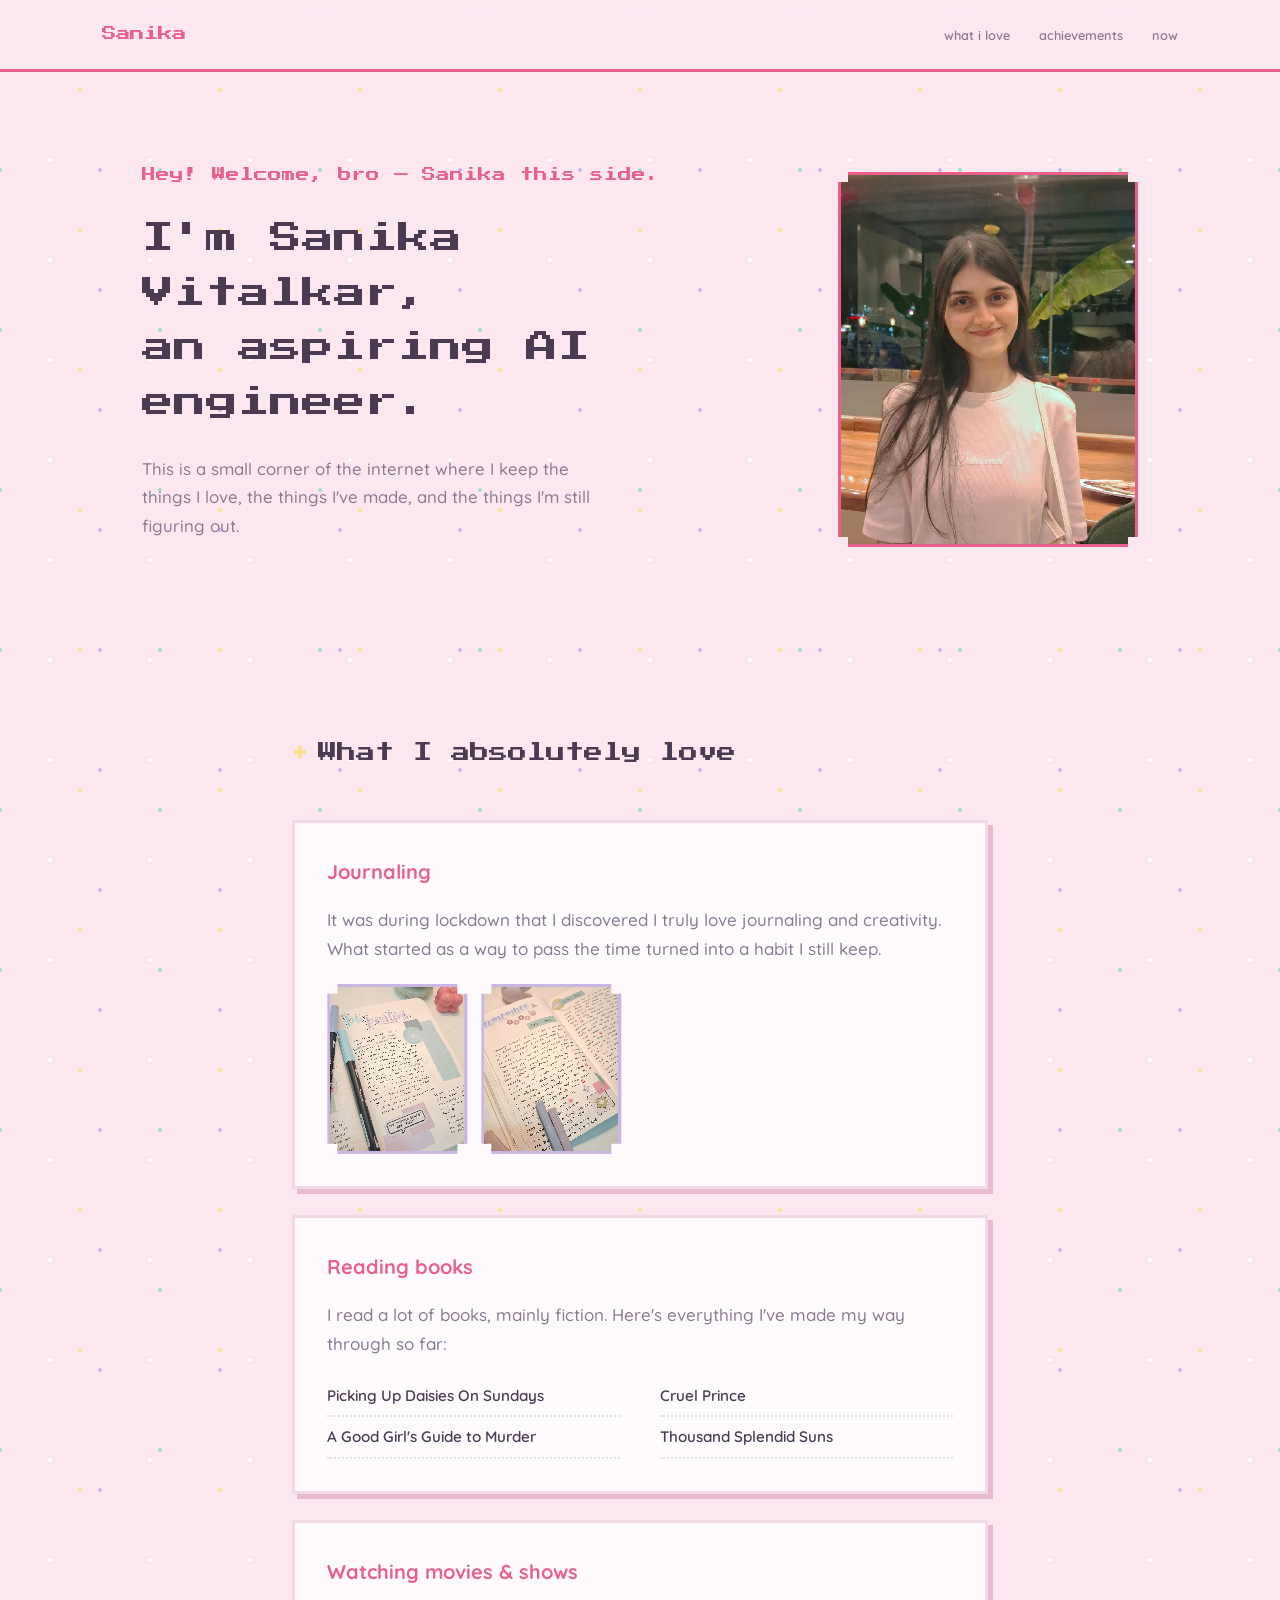
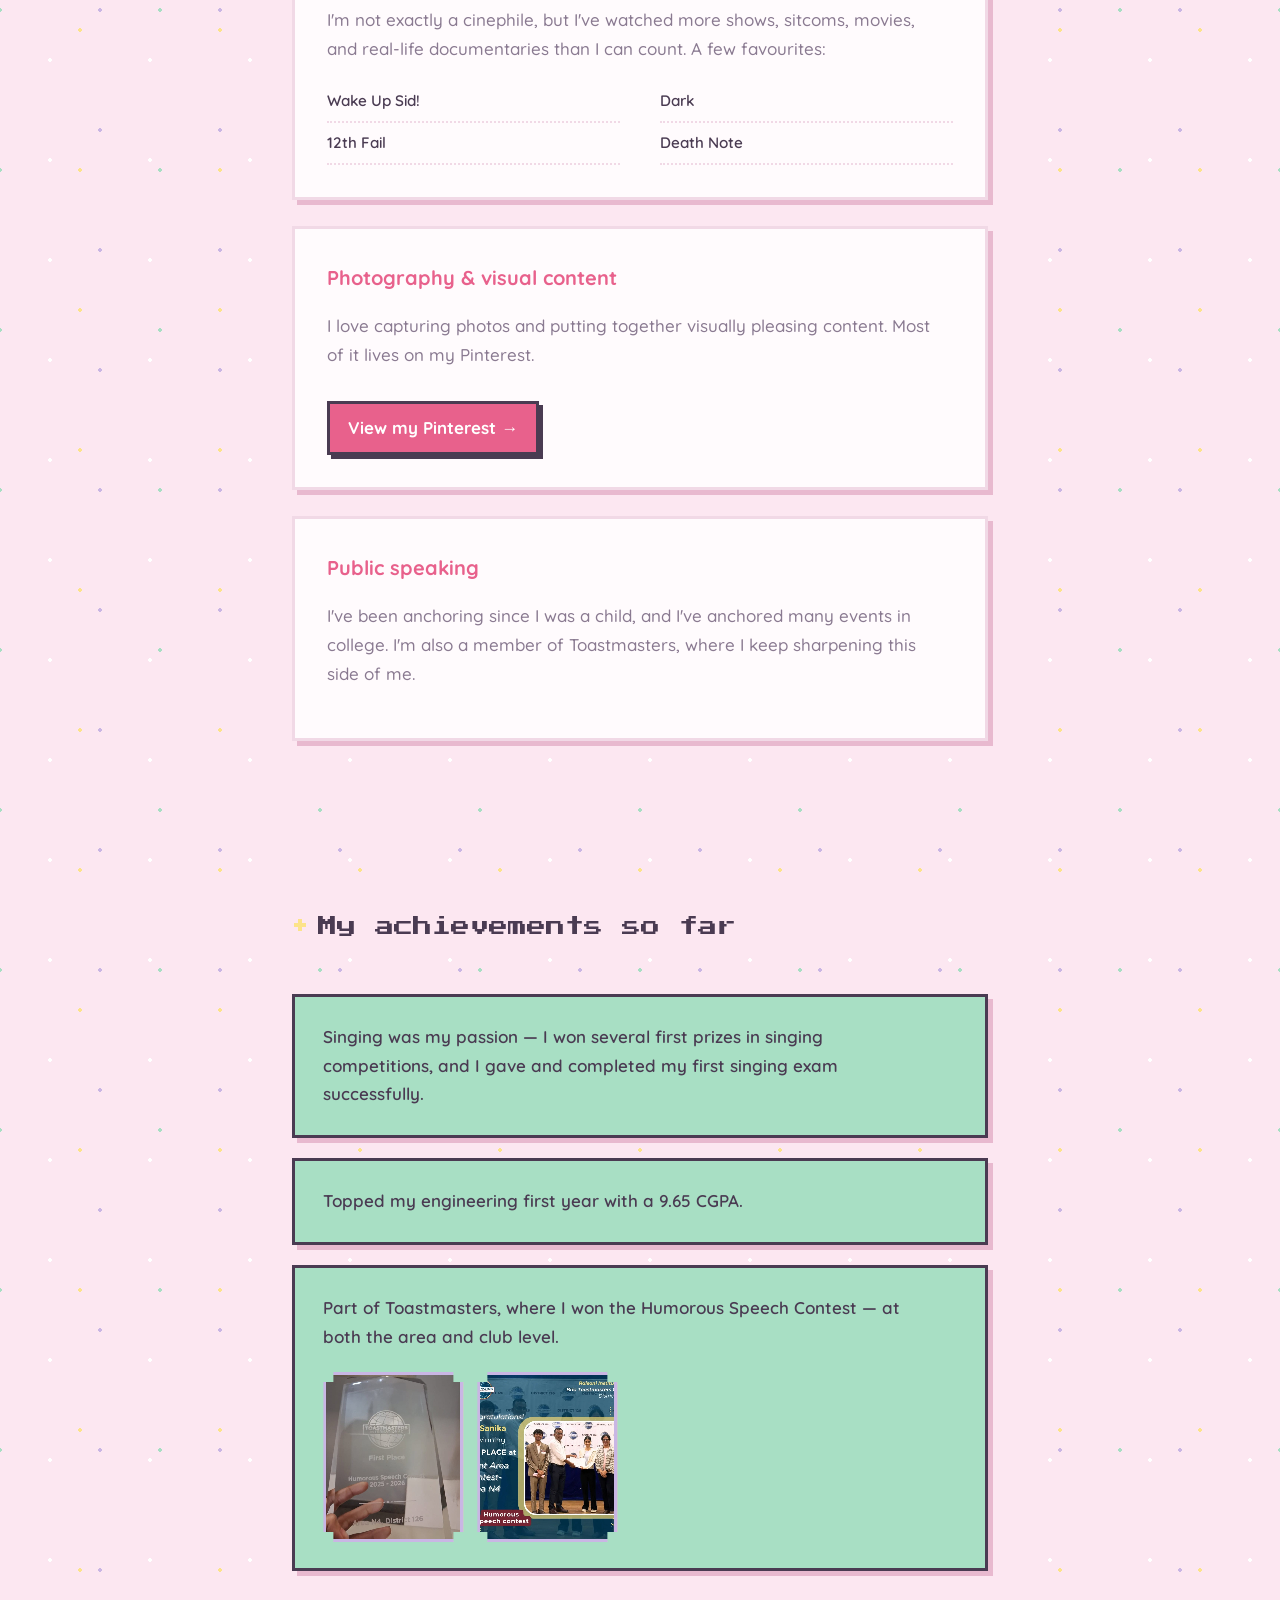
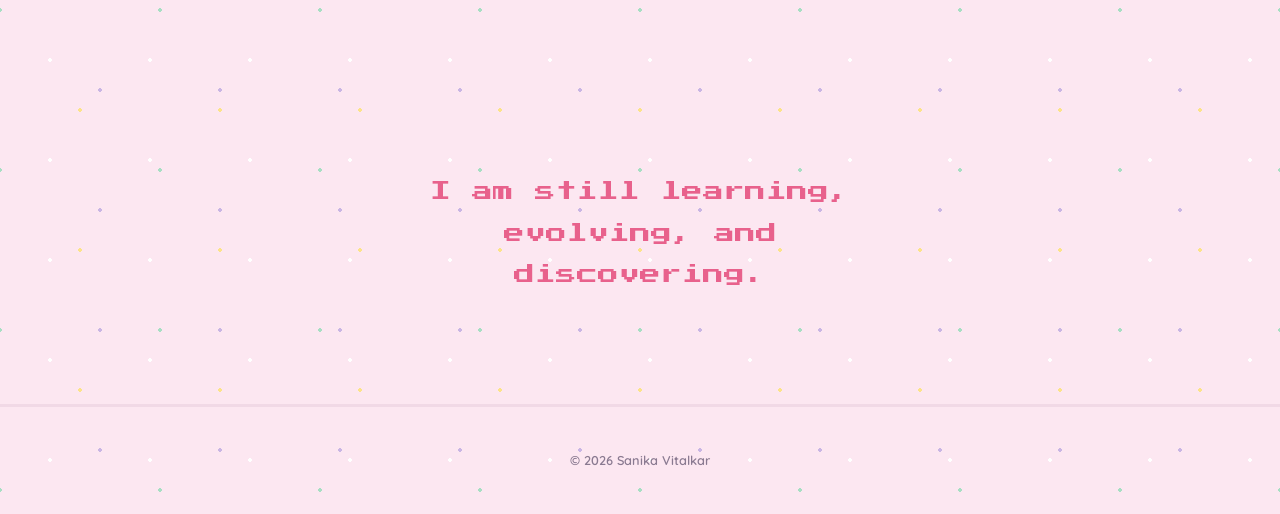
<file: index.html>
<!DOCTYPE html>
<html lang="en">
<head>
<meta charset="UTF-8">
<meta name="viewport" content="width=device-width, initial-scale=1.0">
<title>Sanika Vitalkar</title>
<link rel="preconnect" href="https://fonts.googleapis.com">
<link rel="preconnect" href="https://fonts.gstatic.com" crossorigin>
<link href="https://fonts.googleapis.com/css2?family=Press+Start+2P&family=Quicksand:wght@400;500;600;700&display=swap" rel="stylesheet">
<link rel="stylesheet" href="style.css">
</head>
<body>

<nav class="topnav">
  <span class="brand">Sanika</span>
  <div class="navlinks">
    <a href="#love">what i love</a>
    <a href="#achievements">achievements</a>
    <a href="#now">now</a>
  </div>
</nav>

<!-- ============ INTRO ============ -->
<header class="intro" id="intro">
  <div class="intro-text">
    <p class="greeting">Hey! Welcome, bro — Sanika this side.</p>
    <h1>I'm Sanika Vitalkar,<br>an aspiring AI engineer.</h1>
    <p class="intro-sub">This is a small corner of the internet where I keep the things I love, the things I've made, and the things I'm still figuring out.</p>
  </div>
  <div class="intro-photo pixel-corners">
    <img src="Snapchat-1954575254.jpg" alt="Sanika Vitalkar">
  </div>
</header>

<!-- ============ WHAT I LOVE ============ -->
<section class="love reveal" id="love">
  <h2><span class="pixel-star" aria-hidden="true"></span>What I absolutely love</h2>

  <div class="love-item reveal">
    <h3>Journaling</h3>
    <p>It was during lockdown that I discovered I truly love journaling and creativity. What started as a way to pass the time turned into a habit I still keep.</p>
    <div class="photo-strip">
      <img class="pixel-corners" src="22fb9183c1c4bd786edae18ac4640547.jpg" alt="Journal page">
      <img class="pixel-corners" src="ce2f0ea30c410d60eb3f73f1df9e2f25.jpg" alt="Journal page">
    </div>
  </div>

  <div class="love-item reveal">
    <h3>Reading books</h3>
    <p>I read a lot of books, mainly fiction. Here's everything I've made my way through so far:</p>
    <ul class="stack-list">
      <li>Picking Up Daisies On Sundays</li>
      <li>A Good Girl's Guide to Murder</li>
      <li>Cruel Prince</li>
      <li>Thousand Splendid Suns</li>
    </ul>
  </div>

  <div class="love-item reveal">
    <h3>Watching movies &amp; shows</h3>
    <p>I'm not exactly a cinephile, but I've watched more shows, sitcoms, movies, and real-life documentaries than I can count. A few favourites:</p>
    <ul class="stack-list">
      <li>Wake Up Sid!</li>
      <li>12th Fail</li>
      <li>Dark</li>
      <li>Death Note</li>
    </ul>
  </div>

  <div class="love-item reveal">
    <h3>Photography &amp; visual content</h3>
    <p>I love capturing photos and putting together visually pleasing content. Most of it lives on my Pinterest.</p>
    <a class="pinterest-link" href="https://pin.it/4tA5A5gts" target="_blank" rel="noopener">View my Pinterest &rarr;</a>
  </div>

  <div class="love-item reveal">
    <h3>Public speaking</h3>
    <p>I've been anchoring since I was a child, and I've anchored many events in college. I'm also a member of Toastmasters, where I keep sharpening this side of me.</p>
  </div>
</section>

<!-- ============ ACHIEVEMENTS ============ -->
<section class="achievements" id="achievements">
  <h2><span class="pixel-star" aria-hidden="true"></span>My achievements so far</h2>

  <div class="achievement reveal">
    <p>Singing was my passion — I won several first prizes in singing competitions, and I gave and completed my first singing exam successfully.</p>
  </div>

  <div class="achievement achievement-with-image reveal">
    <p>Topped my engineering first year with a 9.65 CGPA.</p>
  </div>

  <div class="achievement reveal">
    <p>Part of Toastmasters, where I won the Humorous Speech Contest — at both the area and club level.</p>
    <div class="photo-strip">
      <img class="pixel-corners" src="1000151662.jpg" alt="The Trophy">
      <img class="pixel-corners" src="1000151664.jpg" alt="Toastmasters Humorous Speech Contest Winner">
    </div>
  </div>
</section>

<!-- ============ NOW ============ -->
<section class="now" id="now">
  <p class="reveal">I am still learning, evolving, and discovering.</p>
</section>

<footer>
  <p>&copy; <span id="year"></span> Sanika Vitalkar</p>
</footer>

<script>
  document.getElementById('year').textContent = new Date().getFullYear();

  const revealEls = document.querySelectorAll('.reveal');
  const observer = new IntersectionObserver((entries) => {
    entries.forEach(entry => {
      if (entry.isIntersecting) {
        entry.target.classList.add('is-visible');
        observer.unobserve(entry.target);
      }
    });
  }, { threshold: 0.15 });
  revealEls.forEach(el => observer.observe(el));
</script>

</body>
</html>
</file>
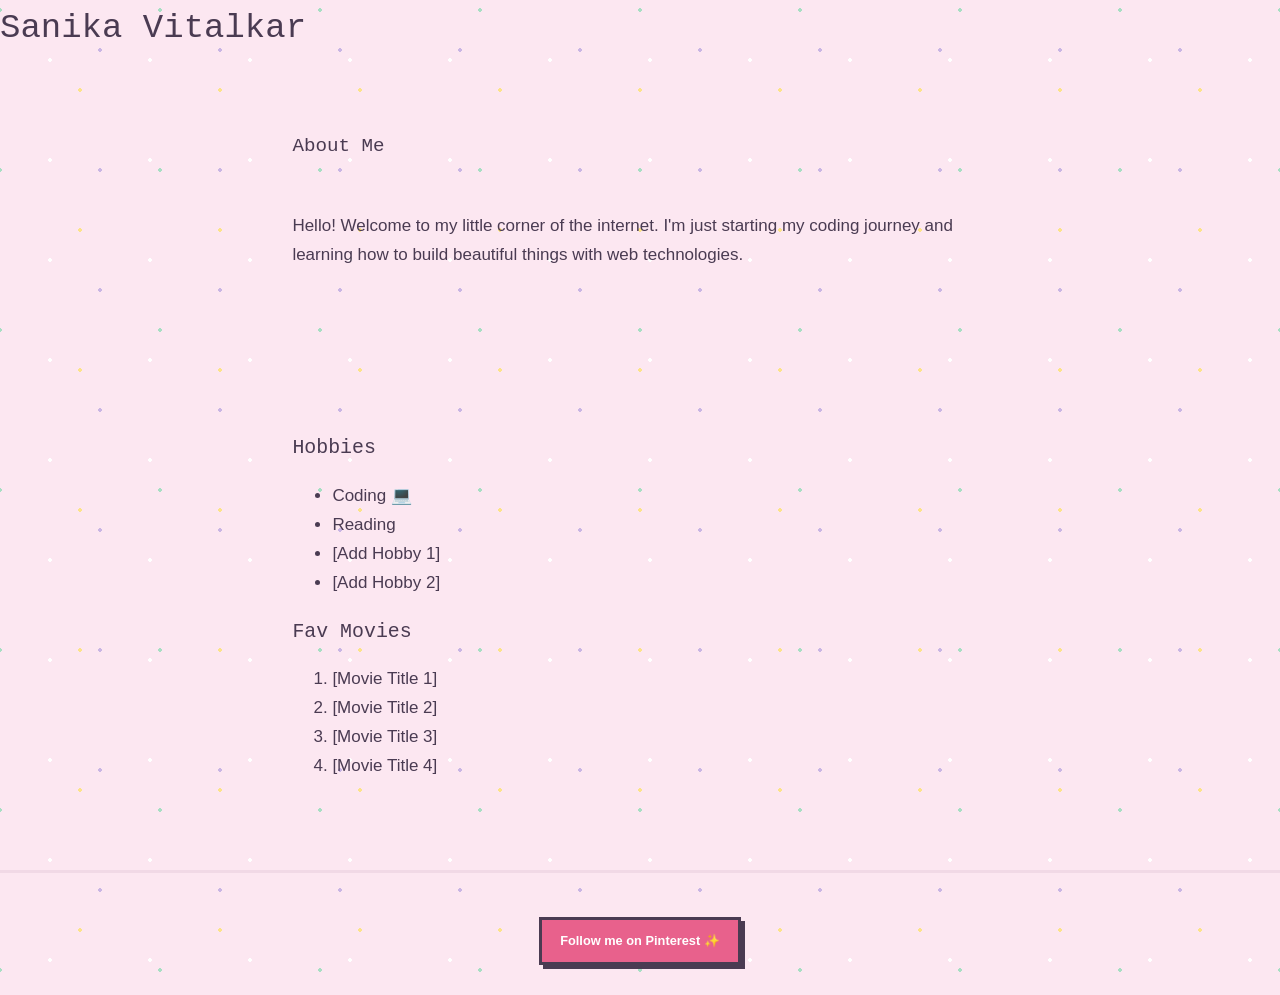
<file: Webpage.html>
<!DOCTYPE html>
<html lang="en">
<head>
    <meta charset="UTF-8">
    <meta name="viewport" content="width=device-width, initial-scale=1.0">
    <title>Sanika's Profile</title>
    <!-- Link to the new CSS file -->
    <link rel="stylesheet" href="style.css">
    <!-- Link to Google Fonts for an aesthetic look -->
    <link rel="preconnect" href="https://fonts.googleapis.com">
    <link href="https://fonts.googleapis.com/css2?family=Poppins:wght@300;400;600&display=swap" rel="stylesheet">
</head>
<body>

    <div class="main-container">
        <!-- Name in Centre -->
        <header>
            <h1>Sanika Vitalkar</h1>
        </header>

        <!-- About Me Section -->
        <section class="card">
            <h2>About Me</h2>
            <p>Hello! Welcome to my little corner of the internet. I'm just starting my coding journey and learning how to build beautiful things with web technologies.</p>
        </section>

<!-- Details Section (Hobbies, Movies) -->
        <section class="details-grid">
            <div class="card">
                <h3>Hobbies</h3>
                <ul>
                    <li>Coding 💻</li>
                    <li>Reading</li>
                    <li>[Add Hobby 1]</li>
                    <li>[Add Hobby 2]</li>
                </ul>
            </div>
            
            <div class="card">
                <h3>Fav Movies</h3>
                <ol>
                    <li>[Movie Title 1]</li>
                    <li>[Movie Title 2]</li>
                    <li>[Movie Title 3]</li>
                    <li>[Movie Title 4]</li>
                </ol>
            </div>
        </section>

        <!-- Pinterest Link -->
        <footer class="footer">
            <a href="https://pin.it/4tA5A5gts" target="_blank" class="pinterest-link">
                Follow me on Pinterest ✨
            </a>
        </footer>
</file>
<file: style.css>
:root {
  --pink-bg: #FCE7F1;
  --paper: #FFFBFD;
  --paper-raised: #FBF0F6;
  --ink: #4A3B52;
  --ink-soft: #8A7A91;
  --lavender: #C9B6E4;
  --mint: #A8DFC4;
  --butter: #FCE38A;
  --berry: #E8618C;
  --rule: #F1D9E6;
  --shadow: #E8B9CF;
}

* { box-sizing: border-box; }

html { scroll-behavior: smooth; }

body {
  margin: 0;
  background-color: var(--pink-bg);
  background-image:
    radial-gradient(var(--butter) 2px, transparent 2px),
    radial-gradient(var(--mint) 2px, transparent 2px),
    radial-gradient(var(--lavender) 2px, transparent 2px),
    radial-gradient(#FFFFFF 2px, transparent 2px);
  background-size: 140px 140px, 160px 160px, 120px 120px, 100px 100px;
  background-position: 10px 20px, 80px 90px, 40px 110px, 100px 10px;
  animation: drift 50s linear infinite;
  image-rendering: pixelated;
  color: var(--ink);
  font-family: 'Quicksand', sans-serif;
  font-size: 17px;
  line-height: 1.7;
}

h1, h2, h3, .greeting, .brand {
  font-family: 'Press Start 2P', monospace;
  font-weight: 400;
  margin: 0;
  color: var(--ink);
}

a { color: inherit; }

/* ---------- ANIMATIONS ---------- */
@keyframes drift {
  0%   { background-position: 10px 20px, 80px 90px, 40px 110px, 100px 10px; }
  100% { background-position: 150px 160px, -80px 250px, 160px -10px, 0px 110px; }
}

@keyframes fadeUp {
  from { opacity: 0; transform: translateY(18px); }
  to   { opacity: 1; transform: translateY(0); }
}

@keyframes popIn {
  from { opacity: 0; transform: scale(0.9); }
  to   { opacity: 1; transform: scale(1); }
}

.intro-text > * { opacity: 0; animation: fadeUp 0.7s ease forwards; }
.greeting { animation-delay: 0.05s; }
.intro h1 { animation-delay: 0.2s; }
.intro-sub { animation-delay: 0.35s; }
.intro-photo { opacity: 0; animation: popIn 0.7s ease 0.3s forwards; }

/* scroll-reveal: applied via JS adding .is-visible when a block enters view */
.reveal {
  opacity: 0;
  transform: translateY(24px);
  transition: opacity 0.6s ease, transform 0.6s ease;
}
.reveal.is-visible {
  opacity: 1;
  transform: translateY(0);
}

/* pixel corner cut - chunky 8-bit frame */
.pixel-corners {
  clip-path: polygon(
    0 10px, 10px 10px, 10px 0,
    calc(100% - 10px) 0, calc(100% - 10px) 10px, 100% 10px,
    100% calc(100% - 10px), calc(100% - 10px) calc(100% - 10px), calc(100% - 10px) 100%,
    10px 100%, 10px calc(100% - 10px), 0 calc(100% - 10px)
  );
}

/* pixel star / sparkle icon, built from blocks (no font emoji) */
.pixel-star {
  display: inline-block;
  width: 16px;
  height: 16px;
  margin-right: 10px;
  vertical-align: middle;
  background-image:
    linear-gradient(var(--butter), var(--butter));
  -webkit-mask-image: url("data:image/svg+xml,%3Csvg xmlns='http://www.w3.org/2000/svg' viewBox='0 0 8 8' shape-rendering='crispEdges'%3E%3Cpath fill='%23000' d='M3 0h2v2h2v2h-2v2h-2v-2h-2v-2h2z'/%3E%3C/svg%3E");
  mask-image: url("data:image/svg+xml,%3Csvg xmlns='http://www.w3.org/2000/svg' viewBox='0 0 8 8' shape-rendering='crispEdges'%3E%3Cpath fill='%23000' d='M3 0h2v2h2v2h-2v2h-2v-2h-2v-2h2z'/%3E%3C/svg%3E");
  mask-size: contain;
  -webkit-mask-size: contain;
  image-rendering: pixelated;
  animation: twinkle 1.8s ease-in-out infinite;
}

@keyframes twinkle {
  0%, 100% { opacity: 1; transform: scale(1); }
  50% { opacity: 0.55; transform: scale(0.85); }
}

/* ---------- NAV ---------- */
.topnav {
  position: sticky;
  top: 0;
  z-index: 10;
  display: flex;
  justify-content: space-between;
  align-items: center;
  padding: 20px 8vw;
  background: rgba(252, 231, 241, 0.9);
  backdrop-filter: blur(4px);
  border-bottom: 3px solid var(--berry);
}

.brand { font-size: 0.9rem; color: var(--berry); }

.navlinks a {
  text-decoration: none;
  margin-left: 24px;
  font-size: 0.8rem;
  font-family: 'Quicksand', sans-serif;
  font-weight: 600;
  color: var(--ink-soft);
  padding-bottom: 3px;
  border-bottom: 3px solid transparent;
  transition: border-color 0.15s ease, color 0.15s ease;
}

.navlinks a:hover {
  color: var(--berry);
  border-color: var(--mint);
}

/* ---------- INTRO ---------- */
.intro {
  display: flex;
  align-items: center;
  gap: 6vw;
  padding: 10vh 8vw 12vh;
  max-width: 1200px;
  margin: 0 auto;
}

.intro-text { flex: 1.3; }

.greeting {
  font-size: 0.85rem;
  color: var(--berry);
  display: inline-block;
  margin-bottom: 24px;
  line-height: 1.8;
}

.intro h1 {
  font-size: clamp(1.3rem, 3vw, 2rem);
  line-height: 1.7;
}

.intro-sub {
  margin-top: 26px;
  max-width: 46ch;
  color: var(--ink-soft);
  font-size: 1.05rem;
  font-weight: 500;
}

.intro-photo {
  flex: 1;
  aspect-ratio: 4 / 5;
  background: var(--paper-raised);
  border: 3px solid var(--berry);
  box-shadow: 6px 6px 0 var(--shadow);
  overflow: hidden;
  max-width: 300px;
}

.intro-photo img {
  width: 100%;
  height: 100%;
  object-fit: cover;
  display: block;
}

/* ---------- SECTIONS ---------- */
section {
  padding: 8vh 8vw;
  max-width: 900px;
  margin: 0 auto;
}

section h2 {
  font-size: 1.2rem;
  margin-bottom: 50px;
  display: flex;
  align-items: center;
}

/* ---------- WHAT I LOVE ---------- */
.love-item {
  padding: 32px;
  margin-bottom: 26px;
  background: var(--paper);
  border: 3px solid var(--rule);
  box-shadow: 5px 5px 0 var(--shadow);
}

.love-item h3 {
  font-family: 'Quicksand', sans-serif;
  font-size: 1.25rem;
  font-weight: 700;
  margin-bottom: 10px;
  color: var(--berry);
}

.love-item p {
  color: var(--ink-soft);
  max-width: 62ch;
  font-weight: 500;
}

.stack-list {
  margin: 16px 0 0;
  padding: 0;
  list-style: none;
  columns: 2;
  column-gap: 40px;
}

.stack-list li {
  padding: 7px 0;
  border-bottom: 2px dotted var(--rule);
  break-inside: avoid;
  font-size: 0.95rem;
  font-weight: 600;
}

.photo-strip {
  display: flex;
  gap: 14px;
  margin-top: 20px;
  flex-wrap: wrap;
}

.photo-strip img {
  width: 140px;
  height: 170px;
  object-fit: cover;
  background: var(--paper-raised);
  border: 3px solid var(--lavender);
  box-shadow: 4px 4px 0 var(--shadow);
  transition: transform 0.25s ease, box-shadow 0.25s ease;
}

.photo-strip img:hover {
  transform: translateY(-6px) rotate(-2deg);
  box-shadow: 6px 8px 0 var(--shadow);
}

.pinterest-link {
  display: inline-block;
  margin-top: 14px;
  text-decoration: none;
  font-weight: 700;
  color: #fff;
  background: var(--berry);
  padding: 10px 18px;
  border: 3px solid var(--ink);
  box-shadow: 4px 4px 0 var(--ink);
  transition: transform 0.15s ease, box-shadow 0.15s ease;
}

.pinterest-link:hover {
  transform: translate(-2px, -2px);
  box-shadow: 6px 6px 0 var(--ink);
}

.love-item, .achievement {
  transition: transform 0.25s ease, box-shadow 0.25s ease;
}

.love-item:hover, .achievement:hover {
  transform: translateY(-4px);
  box-shadow: 7px 7px 0 var(--shadow);
}

/* ---------- ACHIEVEMENTS ---------- */
.achievement {
  padding: 26px 28px;
  margin-bottom: 20px;
  background: var(--mint);
  border: 3px solid var(--ink);
  box-shadow: 5px 5px 0 var(--shadow);
}

.achievement p {
  margin: 0;
  max-width: 60ch;
  font-weight: 600;
}

.achievement-with-image img {
  display: block;
  margin-top: 18px;
  max-width: 260px;
  width: 100%;
  border: 3px solid var(--ink);
}

/* ---------- NOW ---------- */
.now {
  text-align: center;
  padding: 12vh 8vw;
}

.now p {
  font-family: 'Press Start 2P', monospace;
  font-size: clamp(0.9rem, 2vw, 1.3rem);
  color: var(--berry);
  max-width: 20ch;
  margin: 0 auto;
  line-height: 2;
}

/* ---------- FOOTER ---------- */
footer {
  text-align: center;
  padding: 30px;
  color: var(--ink-soft);
  font-size: 0.8rem;
  border-top: 3px solid var(--rule);
  font-weight: 600;
}

/* ---------- RESPONSIVE ---------- */
@media (max-width: 720px) {
  .intro { flex-direction: column-reverse; padding-top: 6vh; text-align: left; }
  .intro-photo { max-width: 220px; }
  .stack-list { columns: 1; }
  .navlinks a { margin-left: 14px; font-size: 0.7rem; }
  section h2 { font-size: 0.95rem; }
}

/* ---------- ACCESSIBILITY ---------- */
a:focus-visible, button:focus-visible {
  outline: 3px solid var(--berry);
  outline-offset: 3px;
}

@media (prefers-reduced-motion: reduce) {
  html { scroll-behavior: auto; }
  * { transition: none !important; animation: none !important; }
  .reveal { opacity: 1; transform: none; }
}
</file>
